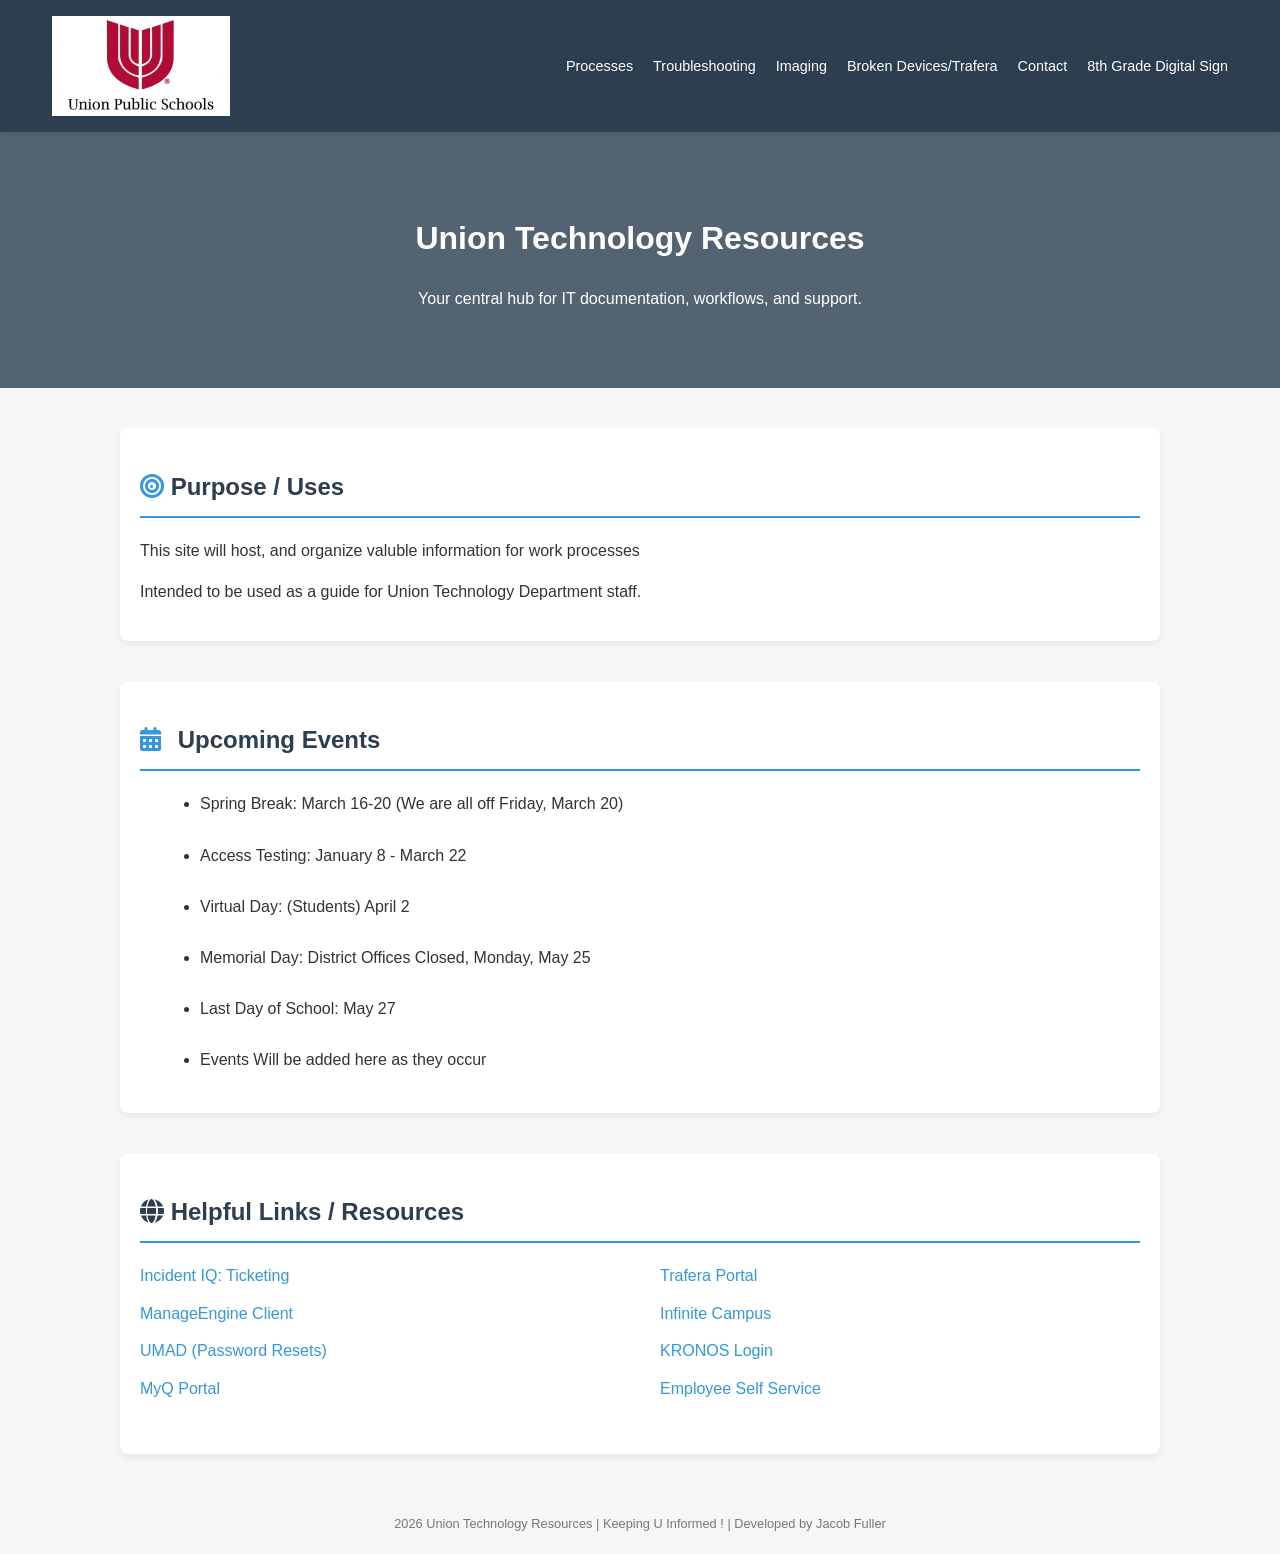
<file: index.html>
<!DOCTYPE html>
<html lang="en">
<head>
    <meta charset="UTF-8">
    <meta name="viewport" content="width=device-width, initial-scale=1.0">
    <title>Union Technology Resources</title>
    <link rel="stylesheet"href="styles.css">
    <link rel="stylesheet" href="https://cdnjs.cloudflare.com/ajax/libs/font-awesome/6.0.0/css/all.min.css">
</head>
<body>

    <nav>
        <div class="container">
            <div class="logo">
                <img src="./Resources/Photos and Graphics/unionlogo.jpg" alt="union logo">
            </div>
            <ul>
                <li><a href="./SubPages/Processes.html">Processes</a></li>
                <li><a href="./SubPages/troubleshooting.html">Troubleshooting</a></li>
                <li><a href="./SubPages/Imaging.html">Imaging</a></li>
                <li><a href="./SubPages/Trafera.html">Broken Devices/Trafera</a></li>
                <li><a href="./SubPages/Contact.html">Contact</a></li>
                <li><a href="./8thGradeDigitalSign.html">8th Grade Digital Sign</a></li>
            </ul>
        </div>
    </nav>

    <header class="hero">
        <h1>Union Technology Resources</h1>
        <p>Your central hub for IT documentation, workflows, and support.</p>
    </header>

    <div class="container">
        <section id="Purpose" class="main-content">
            <h2><i class="fa-solid fa-bullseye" style="margin: right 10px; color:#3498db ;"></i> Purpose / Uses</h2>
            <p>This site will host, and organize valuble information for work processes</p>
            <p>Intended to be used as a guide for Union Technology Department staff.</p>
        </section>


        <section id="UpcomingEvents" class="main-content">
            <h2>
        <i class="fa-solid fa-calendar-days" style="margin-right: 10px; color: #3498db;"></i>
        Upcoming Events
    </h2>
        <ul class="events">
            <li>Spring Break: March 16-20 (We are all off Friday, March 20)</li><br>
            <li>Access Testing: January 8 - March 22 </li><br>
            <li> Virtual Day: (Students) April 2</li><br>
            <li>Memorial Day: District Offices Closed, Monday, May 25</li><br>
            <li>Last Day of School: May 27</li><br>
            <li>Events Will be added here as they occur</li>
        </ul>

        </section>


        <section id="Resources" class="main-content">
    <h2><i class="fa-solid fa-globe"></i> Helpful Links / Resources</h2>
    <ul class="link-columns">
        <li><a href="https://union.incidentiq.com/">Incident IQ: Ticketing</a></li>
        <li><a href="https://ume1.unionps.org/client#/login">ManageEngine Client</a></li>
        <li><a href="https://umad01.unionps.org/home.do">UMAD (Password Resets)</a></li>
        <li><a href="https://upsmyq01.unionps.org/">MyQ Portal</a></li>
        <li><a href="https://www.trafera.com/customer/account/login/">Trafera Portal</a></li>
        <li><a href="https://unionps.infinitecampus.org/campus/union.jsp?status=login">Infinite Campus</a></li>
        <li><a href="https://secure10.saashr.com/ta/6014108.login">KRONOS Login</a></li>
        <li><a href="https://unionpsdok.munisselfservice.com/default.aspx">Employee Self Service</a></li>
    </ul>
</section>

    <footer>
    2026 Union Technology Resources | Keeping U Informed ! | Developed by Jacob Fuller
    </footer>

</body>
</html>
</file>
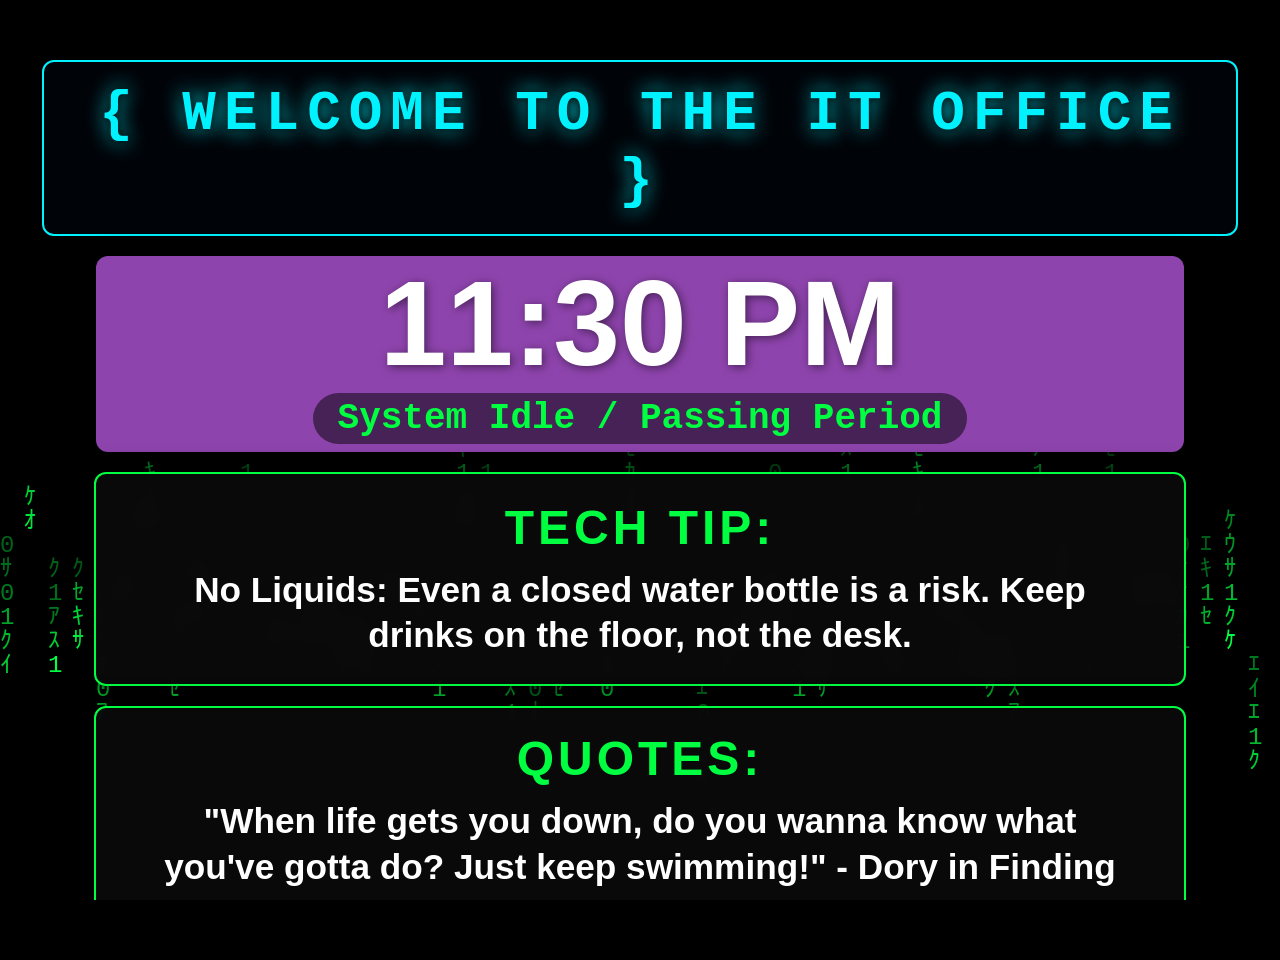
<file: 8thGradeDigitalSign.html>
<!DOCTYPE html>
<html lang="en">
<head>
    <meta charset="UTF-8">
    <title>IT Office Digital Signage</title>
    <style>
        :root {
            /* default theme */
            --bg-color: #000;
            --matrix-green: #00ff41;
            --header-cyan: #00f2ff;
            --accent-purple: #8e44ad;
            --card-bg: rgba(10, 10, 10, 0.95);
            --text-white: #ffffff;
            /*transition for theme changes*/
            transition: --matrix-green 3s ease, --header-cyan 3s ease, --accent-purple 3s ease;
        }
        .wide-box, .welcome-text, .box-label, #period-info, #clock {
            transition: all 3s ease-in-out;
        }
        body, html {
            margin: 0; padding: 0;
            width: 100vw; height: 100vh;
            overflow: hidden;
            background-color: var(--bg-color);
            font-family: 'Segoe UI', Tahoma, Geneva, Verdana, sans-serif;
            color: var(--text-white);
        }
        #matrix-canvas {
            position: absolute;
            top: 0; left: 0;
            z-index: 0;
        }
        .main-content {
            position: relative;
            display: flex;
            flex-direction: column;
            align-items: center;
            justify-content: flex-start;
            height: 100%;
            z-index: 1;
            gap: 20px;
            padding-top: 60px; 
        }
        .wide-box {
            width: 85%;
            max-width: 1100px;
            background-color: var(--card-bg);
            border: 2px solid var(--matrix-green);
            border-radius: 12px;
            display: flex;
            flex-direction: column;
            justify-content: center;
            align-items: center;
            box-shadow: 0 0 25px rgba(0, 0, 0, 1);
            backdrop-filter: blur(12px);
            text-align: center;
        }
        .header-box {
            background-color: rgba(0, 5, 10, 0.9);
            border: 2px solid var(--header-cyan);
            min-height: 100px;
            height: auto;
            width: 90%;
            max-width: 1200px;
            padding: 20px;
            animation: pulse-glow 4s infinite ease-in-out;
        }
        .welcome-text {
            font-size: 3.5rem;
            font-weight: 900;
            color: var(--header-cyan);
            text-transform: uppercase;
            letter-spacing: 8px;
            font-family: 'Courier New', Courier, monospace;
            text-shadow: 0 0 10px #000, 0 0 20px var(--header-cyan); 
            margin: 0;
            line-height: 1.2;
        }
        @keyframes pulse-glow {
            0% { border-color: var(--header-cyan); box-shadow: 0 0 5px var(--header-cyan); }
            50% { border-color: #0088ff; box-shadow: 0 0 20px #0088ff; }
            100% { border-color: var(--header-cyan); box-shadow: 0 0 5px var(--header-cyan); }
        }
        .time-box {
            background-color: var(--accent-purple);
            border: none;
            height: 200px;
        }
        #clock {
            font-size: 7.5rem;
            font-weight: 800;
            margin: 0;
            line-height: 1;
            text-shadow: 2px 2px 10px rgba(0,0,0,0.5);
        }
        #period-info {
            font-size: 2.25rem;
            margin-top: 10px;
            font-family: 'Courier New', monospace;
            font-weight: bold;
            background: rgba(0,0,0,0.5);
            padding: 5px 25px;
            border-radius: 30px;
            color: var(--matrix-green);
        }
        /* CONTENT SECTIONS */
        .box-label {
            font-size: 3rem;
            text-transform: uppercase;
            letter-spacing: 4px;
            color: var(--matrix-green);
            margin-bottom: 12px;
            font-weight: 900;
        }
        .content-text {
            font-size: 2.2rem;
            margin: 0;
            padding: 0 50px;
            font-weight: 600;
            line-height: 1.3;
            max-width: 90%;
            transition: opacity 0.6s ease;
        }
        .tech-box, .quote-box {
            height: auto;
            min-height: 160px;
            padding: 25px 0;
        }
        .fade-out { opacity: 0; }
    </style>
</head>
<body>
    <canvas id="matrix-canvas"></canvas>
    <div class="main-content">
        <div class="wide-box header-box">
            <h1 class="welcome-text">{ WELCOME TO THE IT OFFICE }</h1>
        </div>
        <div class="wide-box time-box">
            <div id="clock">00:00 PM</div>
            <div id="period-info">Initializing System...</div>
        </div>
        <div class="wide-box tech-box">
            <div class="box-label">Tech Tip:</div>
            <p id="tech-tip" class="content-text">Scanning for data...</p>
        </div>
        <div class="wide-box quote-box">
            <div class="box-label">Quotes:</div>
            <p id="quote" class="content-text">Loading motivation...</p>
        </div>
    </div>
    <script>
        const themes = [
            { name: "Classic Matrix", purple: "#8e44ad", cyan: "#00f2ff", green: "#00ff41" },
            { name: "Deep Sea", purple: "#2980b9", cyan: "#00d4ff", green: "#00a8ff" },
            { name: "Cyber Sunset", purple: "#c0392b", cyan: "#f1c40f", green: "#e67e22" },
            { name: "High Voltage", purple: "#2c3e50", cyan: "#f39c12", green: "#f1c40f" },
            { name: "Emerald Protocol", purple: "#1b5e20", cyan: "#b9f6ca", green: "#00e676" },
            { name: "Classic Matrix", purple: "#8e44ad", cyan: "#00f2ff", green: "#00ff41" },
            { name: "Cyberpunk", purple: "#ff00ff", cyan: "#ffee00", green: "#00ffcc" },
            { name: "Wasteland", purple: "#ff8000", cyan: "#ffb000", green: "#ffcc00" },
            { name: "System Alert", purple: "#7f0000", cyan: "#ff0000", green: "#ff4d4d" },
            { name: "Biohazard", purple: "#1a3a08", cyan: "#ccff00", green: "#39ff14" },
            { name: "Cloud Core", purple: "#001f3f", cyan: "#7fdbff", green: "#01ff70" },
            { name: "Retro Wave", purple: "#4a00e0", cyan: "#ff0099", green: "#00d2ff" },
            { name: "Magma Link", purple: "#4b0000", cyan: "#ff4500", green: "#ff8c00" }
        ];
        const tips = [
            // Preventative Care
            "The Pencil Trap: Never leave a pencil on your keyboard. One closure = one cracked screen.",
            "Cable Care: Pull the plug part of the charger, not the cord. Pulling the cord ruins the internal wiring.",
            "Clean Hands: Grease and crumbs are the #1 cause of 'sticky' or failing keys.",
            "No Liquids: Even a closed water bottle is a risk. Keep drinks on the floor, not the desk.",
            "Gentle Closure: You don't need to slam a laptop shut. Close it like a book you care about.",
            "Heat Check: Don't use your laptop on top of a pillow or blanket; it blocks the fans and causes overheating.",
            "Port Safety: If a USB or charger doesn't slide in easily, STOP. Forcing it can lead to further damage.",
            "Screen Protection: Do not grab the screen to move the laptop. Always hold it by the base to avoid putting stress on the hinges/display.",

            // Usage tips
            "Desktop Cleanliness: A messy desktop makes your computer work harder to load. Organize your files!",
            "Search Pro: Use quotes in Google (like \"Tulsa History\") to find that exact phrase only.",
            "To Screenshot: Win + Shift + S lets you snip a specific part of the screen, not the whole thing.",
            "Bookmark Bar: Use Ctrl + D to save your most used school sites so you don't have to type them daily.",
            "Mute Shortcut: Most Chromebooks/PCs have a dedicated mute key—learn where it is for emergencies!",

            // General Cleanup 
            "Log Out: Always log out of your computer. Don't let others 'prank' you, which can get you in trouble.",
            "File Naming: 'Document1' is a bad name. Use 'Science_Project_v1' so you can actually find it later.",
            "Sync Check: Make sure your One Drive is syncing before you close your lid, or you might lose work. There should be a blue cloud icon in the taskbar.",
            "Update Now: When you see a system update, do it! It usually contains security fixes to keep you safe. Your computer may also freeze if you ignore updates for too long.",
            "Brightness Balance: Lowering your screen brightness can dramatically increase your battery life during the day.",
            "Cloud Storage: Save everything to your OneDrive, not the 'Downloads' folder. Downloads are not backed up by your OneDrive."
        ];
        const quotes = [
            //Movies Quotes
            "\"Brothers, what we do in life echoes in eternity!\" - Russell Crowe as Maximus in Gladiator",
            "\"May the force be with you!\" - Star Wars",    
            "\"My mama always said, 'Life was like a box of chocolates. You never know what you're gonna get.'\" - Tom Hanks as Forrest Gump",
            "\"Keep your friends close, but your enemies closer.\" - The Godfather Part II",
            "\"A wise man can learn more from his enemies than a fool from his friends.\" - Nassim Nicholas Taleb",
            "\"Do, or do not, there is no try.\" - Yoda, Star Wars", 
            "\"Every man dies, but not every man really lives.\" - William Wallace, Braveheart",
            "\"Don't let anyone ever make you feel like you don't deserve what you want.\" - Heath Ledger in 10 Things I Hate About You",
            "\"Great men are not born great, they grow great.\" - Mario Puzo, The Godfather",
            "\"It's what you do right now that makes a difference.\" - Struecker in Black Hawk Down",
            "\"Just because someone stumbles and loses their path, doesn't mean they're lost forever.\" - Professor X, X-men: Days of Future Past",
            "\"Life is not the amount of breaths you take, it's the moments that take your breath away.\" - Will Smith in Hitch",
            "\"Life moves pretty fast. If you don't stop and look around once in a while, you could miss it.\" - Ferris Bueller's Day Off",
            "\"Nobody is gonna hit as hard as life. But it ain't about how hard you can hit. It's about how hard you can get hit and keep moving forward.\" - Rocky Balboa",
            "\"Our lives are defined by opportunities, even the ones we miss.\" - F. Scott Fitzgerald",
            "\"Sometimes it is the people who no one imagines anything of who do the things that no one can imagine.\" - Alan Turing",
            "\"There should be no boundaries to human endeavor. We are all different. However bad life may seem, there is always something you can do and succeed at.\" - Stephen Hawking",
            "\"To find something, anything, a great truth or a lost pair of glasses, you must first believe that there is some advantage of finding it.\" - Jack Burden in All the King's Men",
            "\"We can't retract the decisions we've made. We can only affect the decisions we're going to make from here.\" - Nick Rice in Law Abiding Citizen",
            "\"Yes, the past can hurt. But you can either run from it, or learn from it.\" - Rafiki in The Lion King",
            "\"When life gets you down, do you wanna know what you've gotta do? Just keep swimming!\" - Dory in Finding Nemo",
            "\"The flower that blooms in adversity is the most rare and beautiful of all.\" - The Emperor in Mulan", 
            "\"Do not be fooled by its appearance. Like so many things, it is not what is outside, but what is inside that counts.\" - Merchant in Aladdin",   
            "\"Having dreams is what makes life tolerable.\" - Pete in Rudy",   
            "\"Real loss is only possible when you love something more than you love yourself.\" - Sean Maguire in Good Will Hunting",
            "\"The more things change, the more they stay the same.\" - Celie in The Color Purple",
             "\"It is not our abilities that show what we truly are… it is our choices.\" - Albus Dumbledore, Harry Potter and the Chamber of Secrets",
            "\"O great computer, the task we have designed you to perform is this. We want you to tell us the answer. -The answer? The answer to what? -Life! -The Universe! -Everything!\" - Douglas Adams, The Hitchhiker's Guide to the Galaxy",
            "\"The world isn't run by weapons anymore, or energy, or money. It’s run by little ones and zeros, little bits of data.\" - Ben Kingsley in Sneakers",
            "\"Won't that be grand? Computers and programs will start thinking, and the people will stop.\" - Jeff Bridges in Tron(1982)",
            "\"If it's in the computer, they believe anything.\" - Gabby Hoffman in Sleepless in Seattle",

            //Books Quotes
            "\"You never know what worse luck your bad luck has saved you from.\" - Cormac McCarthy, No Country for Old Men",
            "\"You think when you wake up in the morning yesterday don't count. But yesterday is all that you have, to decide where to go, what to do.\" - Cormac McCarthy, No Country for Old Men",
            "\"People complain about the bad things that happen to them, but they never stop to think about the good things that happen to them every day.\" - Cormac McCarthy, No Country for Old Men",
            "\"Things happen to you they happen. They dont ask first. They don't require your permission. They just happen. Whether you like it or not, whether you want it or not, whether you are ready for it or not, whether you are prepared for it or not, things just happen.\" - Cormac McCarthy, No Country for Old Men",
            "\"If you don't respect me what must you think of yourself?\" - Cormac McCarthy, No Country for Old Men",
            "\"I I think sometimes people would rather have a bad answer about things, than no answer at all.\" - Cormac McCarthy, No Country for Old Men",
            "\"You always pay too much. Particularly for promises. There aint no such things as a bargain promise.\" - Cormac McCarthy, No Country for Old Men",
            "\"You can be patriotic and still believe that some things cost more than they are worth.\" - Cormac McCarthy, No Country for Old Men",
            "\"There's two kinds of people that don't ask questions. One is too dumb to and the other don't need to.\" - Cormac McCarthy, No Country for Old Men",
            "\"Sometimes you have a little problem and you dont fix it and then all of a sudden it aint a little problem anymore.\" - Cormac McCarthy, No Country for Old Men",
            "\"You forget what you want to remember, and you remember what you want to forget.\" - Cormac McCarthy, The Road",
            "\"Keep a little fire burning; however small, however hidden.\" - Cormac McCarthy, The Road",
            "\"If trouble comes when you least expect it then maybe the thing to do is to always expect it.\" - Cormac McCarthy, The Road",
            "\"If you break little promises, you'll break big ones.\" - Cormac McCarthy, The Road",
            "\"There is no later. This is later.\" - Cormac McCarthy, The Road",
            "\"Just remember that the things you put into your head are there forever, he said. You might want to think about that.\" - Cormac McCarthy, The Road,",
            "\"This is what the good guys do. They keep trying. They don't give up.\" - Cormac McCarthy, The Road",
            "\"Human beings have a remarkable ability to accept the abnormal and make it normal.\" - Andy Weir, Project Hail Mary",
            "\"I penetrated the outer cell membrane with a nanosyringe.\"\"You poked it with a stick?\" \"No!\" I said. \"Well. Yes. But it was a scientific poke with a very scientific stick.\" - Andy Weir, Project Hail Mary",
            "\"Work fast.\" \"Yeah.\" I point at the screen. \"First I have to wait for my computer to wake up.\" \"Hurry.\" \"Okay, I'll wait faster.\" \"Sarcasm.\" - Andy Weir, Project Hail Mary",
            "\"When stupid ideas work, they become genius ideas.\" - Andy Weir, Project Hail Mary",
            "\"I’m smart enough now to know I’m stupid. That’s progress.\" - Andy Weir, Project Hail Mary",
            "\"Got to love computers. They do all the thinking for you so you don’t have to.\" - Andy Weir, Project Hail Mary",
            "\"Maybe it’s just the childish optimist in me, but humanity can be pretty impressive when we put our minds to it.\" - Andy Weir, Project Hail Mary",
            "\"People nowadays…they have no idea how good they have it. The past was unrelenting misery for most people. And the further back in time you go, the worse it was.\" - Andy Weir, Project Hail Mary",
            "\"Because what’s the point of even having a world if you’re not going to pass it on to the next generation?\" - Andy Weir, Project Hail Mary",
            "\"Never let the future disturb you. You will meet it, if you have to, with the same weapons of reason which today arm you against the present.\" - Marcus Aurelius, Meditations",
            "\"It is the power of the mind to be unconquerable.\" - Seneca, The Stoic Philosophy of Seneca: Essays and Letters",
            "\"Until we have begun to go without them, we fail to realize how unnecessary many things are. We've been using them not because we needed them but because we had them.\" - Lucius Annaeus Seneca, Letters from a Stoic",
            "\"The things you think about determine the quality of your mind.\" - Marcus Aurelius, Meditations",
            "\"It is not the man who has too little that is poor, but the one who hankers after more.\" - Lucius Annaeus Seneca, Letters from a Stoic",
            "\"If what you have seems insufficient to you, then though you possess the world, you will yet be miserable.\" - Seneca, Letters from a Stoic",
            "\"And why should we feel anger at the world? As if the world would notice.\" - Marcus Aurelius, Meditations",
            "\"Life isn't about waiting for the storm to pass, it's about learning to dance in the rain.\" - Seneca",
        ];
        const schedule = [
            { name: "1st hour", start: [7,32], end: [8,31] },
            { name: "2nd hour", start: [8,35], end: [9,33] },
            { name: "3rd hour", start: [9,37], end: [10,35] },
            { name: "4th hour", start: [10,39], end: [12,15] },
            { name: "5th hour", start: [12,19], end: [13,17] },
            { name: "6th hour", start: [13,21], end: [14,19] }
        ];
        let currentThemeIndex = 0;
        function cycleTheme() {
            currentThemeIndex = (currentThemeIndex + 1) % themes.length;
            const theme = themes[currentThemeIndex];
            document.documentElement.style.setProperty('--accent-purple', theme.purple);
            document.documentElement.style.setProperty('--header-cyan', theme.cyan);
            document.documentElement.style.setProperty('--matrix-green', theme.green);
        }
        window.onload = function() {
            const canvas = document.getElementById('matrix-canvas');
            const ctx = canvas.getContext('2d');
            function resize() {
                canvas.width = window.innerWidth;
                canvas.height = window.innerHeight;
            }
            resize();
            window.onresize = resize;
            const chars = "01010101ｱｲｳｴｵｶｷｸｹｺｻｼｽｾｿ";
        const fontSize = 24; //forntzize of the matrix characters
        const columns = Math.floor(canvas.width / fontSize);
        const drops = Array(columns).fill(1);

        function drawMatrix() {
            // Lower opacity trailing effect 
            ctx.fillStyle = "rgba(0, 0, 0, 0.1)"; 
            ctx.fillRect(0, 0, canvas.width, canvas.height);   
            ctx.fillStyle = getComputedStyle(document.documentElement).getPropertyValue('--matrix-green');
            ctx.font = fontSize + "px monospace";
            for (let i = 0; i < drops.length; i++) {
                if (Math.random() > 0.5) {
                    const text = chars.charAt(Math.floor(Math.random() * chars.length));
                    ctx.fillText(text, i * fontSize, drops[i] * fontSize);
                    
                    if (drops[i] * fontSize > canvas.height && Math.random() > 0.975) {
                        drops[i] = 0;
                    }
                    drops[i]++;
                }
            }
        }
        function animate() {
            setTimeout(() => {
                requestAnimationFrame(animate);
                drawMatrix();
            }, 100); // delay for tv to handle it better
        }
        animate(); 
            function updateClock() {
                const now = new Date();
                let h = now.getHours();
                const m = now.getMinutes();
                const ampm = h >= 12 ? 'PM' : 'AM';
                document.getElementById('clock').textContent = `${h % 12 || 12}:${String(m).padStart(2,'0')} ${ampm}`;
                const totalSecs = (h * 3600) + (m * 60) + now.getSeconds();
                let status = "System Idle / Passing Period";
                for (let p of schedule) {
                    const sTime = (p.start[0] * 3600) + (p.start[1] * 60);
                    const eTime = (p.end[0] * 3600) + (p.end[1] * 60) + 59;
                    if (totalSecs >= sTime && totalSecs <= eTime) {
                        const diff = eTime - totalSecs;
                        status = `${p.name} | ${Math.floor(diff/60)}m ${diff%60}s left`;
                        break;
                    }
                }
                document.getElementById('period-info').textContent = status;
            }
            function cycleContent(elementId, list) {
                const el = document.getElementById(elementId);
                el.classList.add('fade-out');
                setTimeout(() => {
                    el.textContent = list[Math.floor(Math.random() * list.length)];
                    el.classList.remove('fade-out');
                }, 600);
            }
            // --- 3. SET INTERVALS ---
            setInterval(drawMatrix, 35);
            setInterval(updateClock, 1000);
            setInterval(cycleTheme, 120000); // 2 Minute between color change
            setInterval(() => cycleContent('tech-tip', tips), 60000); // 1 Min Tip Cycle
            setInterval(() => cycleContent('quote', quotes), 60000); // 1 Min Quote Cycle
            updateClock();
            cycleContent('tech-tip', tips);
            cycleContent('quote', quotes);
        };
    </script>
</body>
</html>
</file>
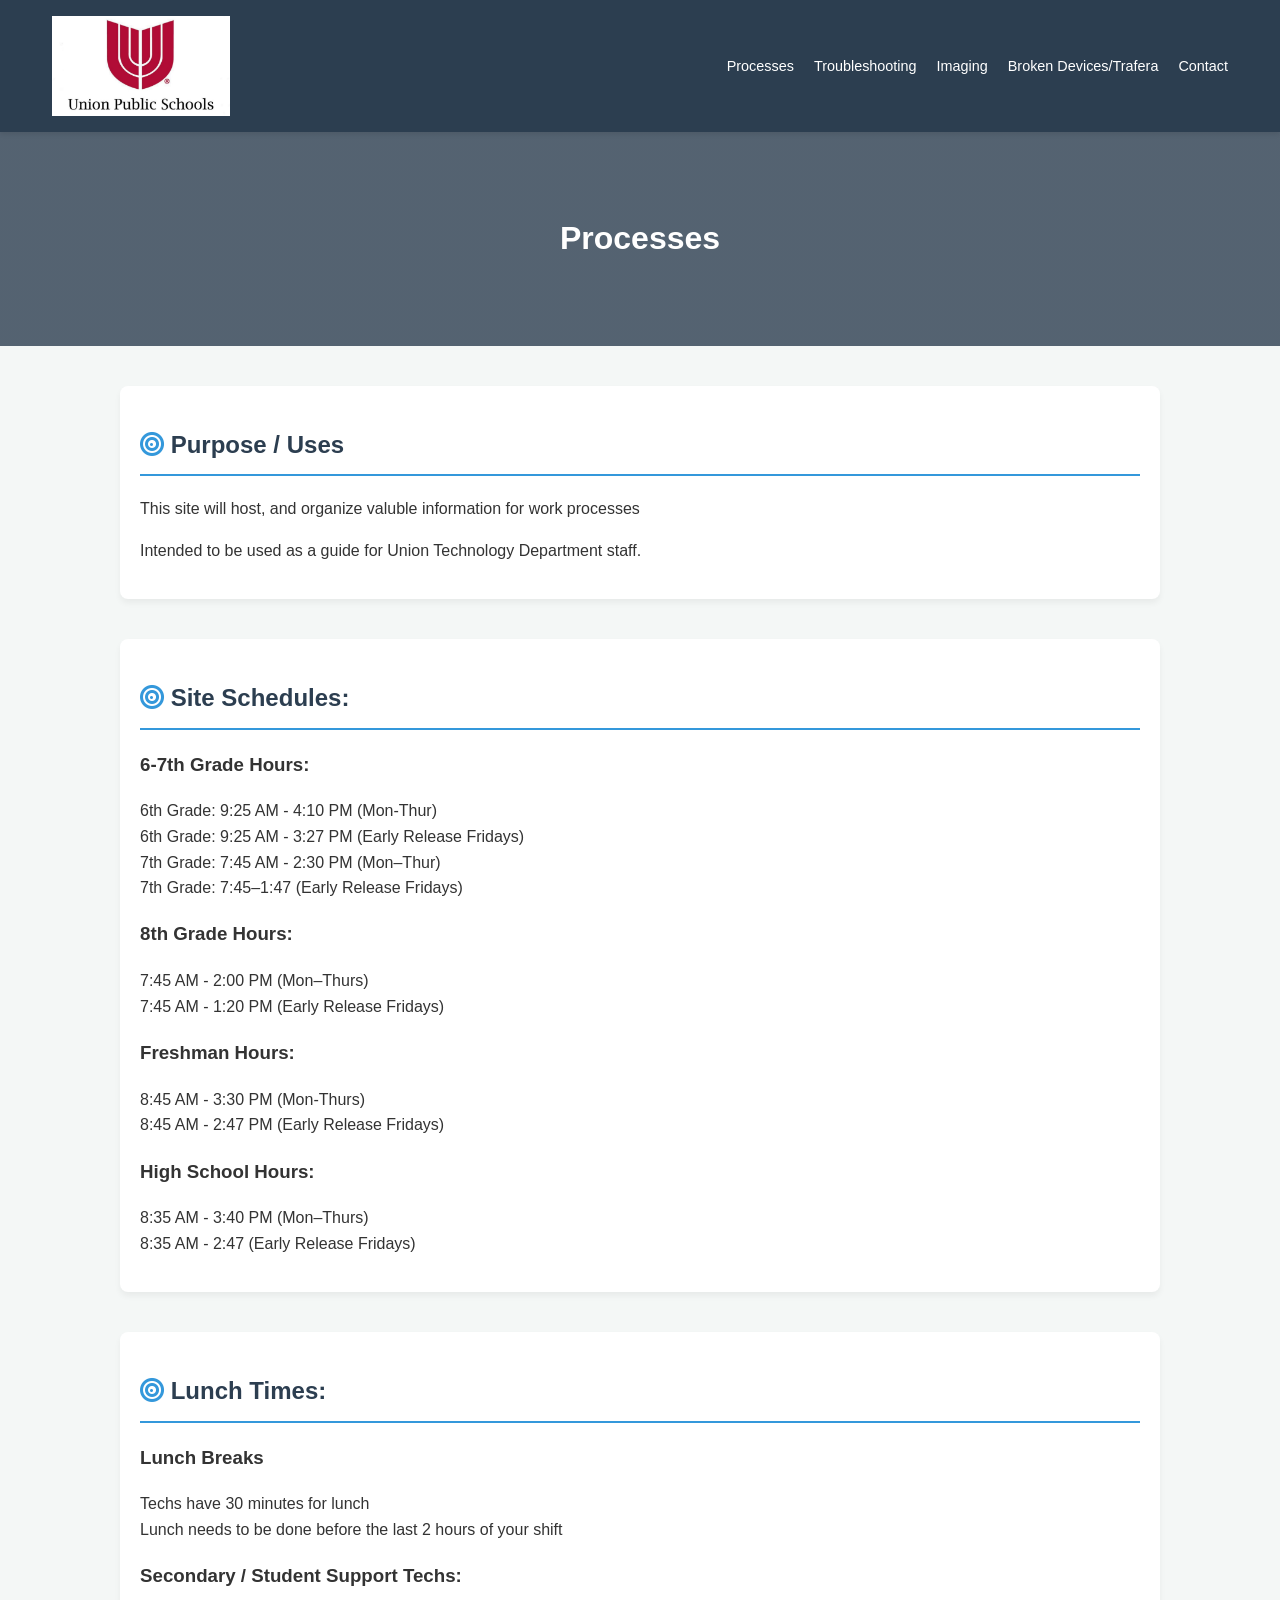
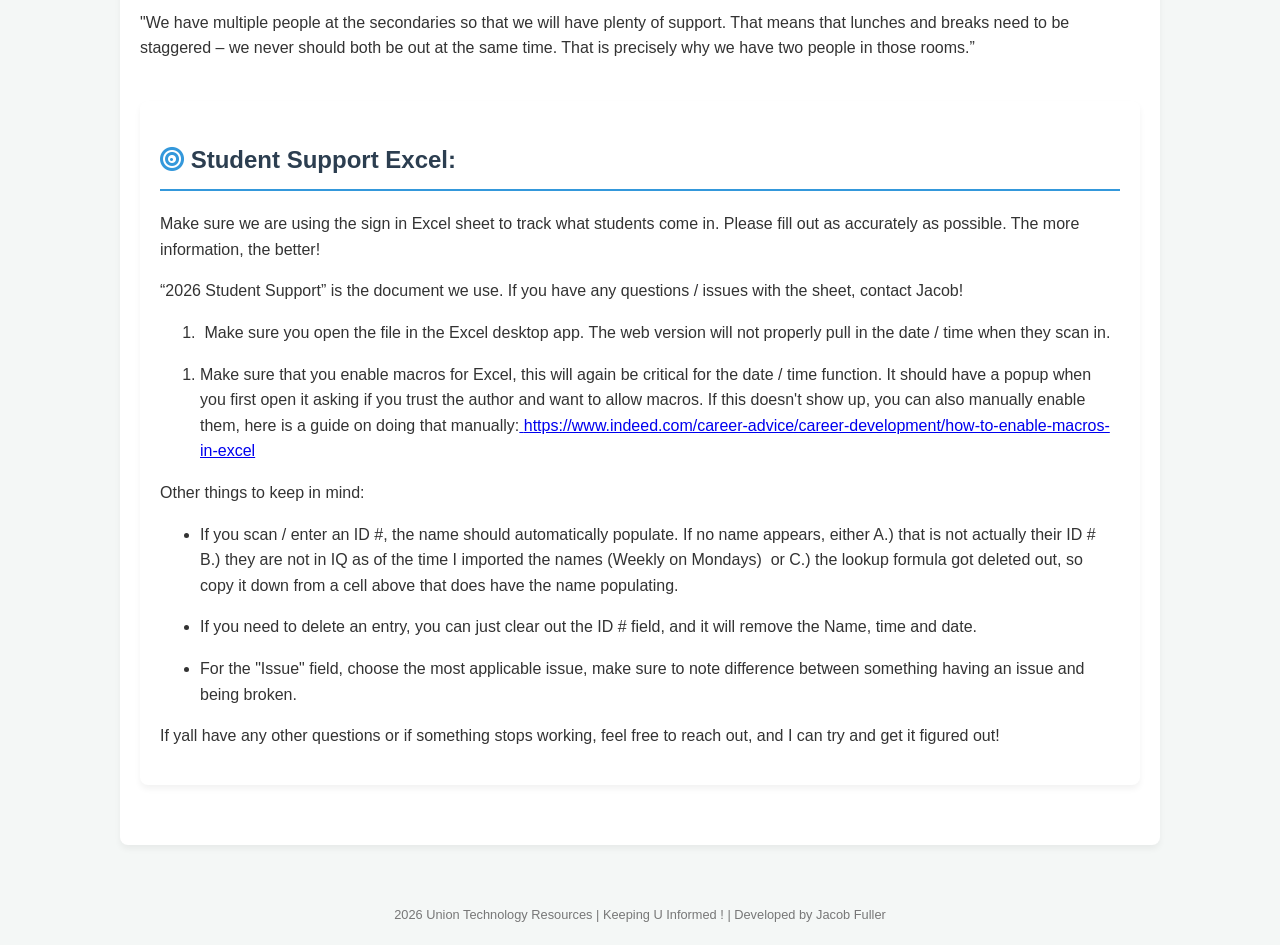
<file: SubPages/Processes.html>
<!DOCTYPE html>
<html lang="en">
<head>
    <meta charset="UTF-8">
    <meta name="viewport" content="width=device-width, initial-scale=1.0">
    <title>Union Technology Resources</title>
    <link rel="stylesheet"href="../styles.css">
    <link rel="stylesheet" href="https://cdnjs.cloudflare.com/ajax/libs/font-awesome/6.0.0/css/all.min.css">
</head>
<body>

    <nav>
        <div class="container">
            <div class="logo">
                <img src="../Resources/Photos and Graphics/unionlogo.jpg" alt="union logo">
            </div>
            <ul>
                <li><a href="./Processes.html">Processes</a></li>
                <li><a href="./troubleshooting.html">Troubleshooting</a></li>
                <li><a href="./Imaging.html">Imaging</a></li>
                <li><a href="./Trafera.html">Broken Devices/Trafera</a></li>
                <li><a href="./Contact.html">Contact</a></li>
            </ul>
        </div>
    </nav>

    <header class="hero">
        <h1>Processes</h1>
    </header>
    

    <div class="container">
        <section id="Purpose" class="main-content">
            <h2><i class="fa-solid fa-bullseye" style="margin: right 10px; color:#3498db ;"></i> Purpose / Uses</h2>
            <p>This site will host, and organize valuble information for work processes</p>
            <p>Intended to be used as a guide for Union Technology Department staff.</p>
        </section>
    </div>
    <div class="container">
        <section id="Hours" class="main-content">
            <h2><i class="fa-solid fa-bullseye" style="margin: right 10px; color:#3498db ;"></i> Site Schedules: </h2>
            <h3>6-7th Grade Hours:</h3>
            <p>6th Grade: 9:25 AM - 4:10 PM (Mon-Thur)<br>
            6th Grade: 9:25 AM - 3:27 PM (Early Release Fridays)<br>
            7th Grade: 7:45 AM - 2:30 PM (Mon–Thur) <br>
            7th Grade: 7:45–1:47 (Early Release Fridays) <br>
            </p>
            <h3>8th Grade Hours:</h3>
            <p>7:45 AM - 2:00 PM (Mon–Thurs)<br>
            7:45 AM - 1:20 PM (Early Release Fridays)</p>
            <h3>Freshman Hours:</h3>
            <p>8:45 AM - 3:30 PM (Mon-Thurs)<br>
            8:45 AM - 2:47 PM (Early Release Fridays)</p>
            <h3>High School Hours:</h3>
            <p>8:35 AM - 3:40 PM (Mon–Thurs)<br>
            8:35 AM - 2:47 (Early Release Fridays)</p>
        </section>
        <section id="Lunches" class="main-content">
            <h2><i class="fa-solid fa-bullseye" style="margin: right 10px; color:#3498db ;"></i> Lunch Times: </h2>
            <h3>Lunch Breaks</h3>
            <p> Techs have 30 minutes for lunch <br>
            Lunch needs to be done before the last 2 hours of your shift<br>
            <h3>Secondary / Student Support Techs:</h3>
            <p>
            "We have multiple people at the secondaries so that we will have plenty of support.
            That means that lunches and breaks need to be staggered – we never should both be out at the same time.  
            That is precisely why we have two people in those rooms.”
            </p>
        <section id="StudentSupportExcel" class="main-content">
            <h2><i class="fa-solid fa-bullseye"style="margin: right 10px; color:#3498db ;"></i> Student Support Excel: </h2>
            <p><span style="font-weight: 400;">Make sure we are using the sign in Excel sheet to track what students come in. Please fill out as accurately as possible. 
                The more information, the better!</span></p>
            <p><span style="font-weight: 400;">&ldquo;2026 Student Support&rdquo; is the document we use. If you have any questions / issues with the sheet, contact Jacob!</span></p>
            <ol>
            <li style="font-weight: 400;"><span style="font-weight: 400;">&nbsp;Make sure you open the file in the Excel desktop app. 
                The web version will not properly pull in the date / time when they scan in.&nbsp;</span></li>
            </ol>
            <ol>
            <li style="font-weight: 400;"><span style="font-weight: 400;">Make sure that you enable macros for Excel, 
                this will again be critical for the date / time function. It should have a popup when you first open it asking if you trust the author and want to allow macros. 
                If this doesn't show up, you can also manually enable them, 
                here is a guide on doing that manually:</span><a href="https://www.indeed.com/career-advice/career-development/how-to-enable-macros-in-excel"> 
                    <span style="font-weight: 400;">https://www.indeed.com/career-advice/career-development/how-to-enable-macros-in-excel</span></a></li>
            </ol>
            <p><span style="font-weight: 400;">Other things to keep in mind:</span></p>
            <ul>
            <li style="font-weight: 400;"><span style="font-weight: 400;">If you scan / enter an ID #, the name should automatically populate. 
                If no name appears, either A.) that is not actually their ID # B.) they are not in IQ as of the time I imported the names (Weekly on Mondays)&nbsp; or C.) the lookup formula got deleted out, so copy it down from a cell above that does have the name populating.</span></li>
            </ul>
            <ul>
            <li style="font-weight: 400;"><span style="font-weight: 400;">If you need to delete an entry, you can just clear out the ID # field, 
                and it will remove the Name, time and date.&nbsp;</span></li>
            </ul>
            <ul>
            <li style="font-weight: 400;"><span style="font-weight: 400;">For the "Issue" field, choose the most applicable issue, 
                make sure to note difference between something having an issue and being broken.&nbsp;</span></li>
            </ul>
            <p><span style="font-weight: 400;">If yall have any other questions or if something stops working, feel free to reach out, and I can try and get it figured out!&nbsp;</span></p>
    </div>
    <footer>
    2026 Union Technology Resources | Keeping U Informed ! | Developed by Jacob Fuller
    </footer>

</body>
</html>
</file>
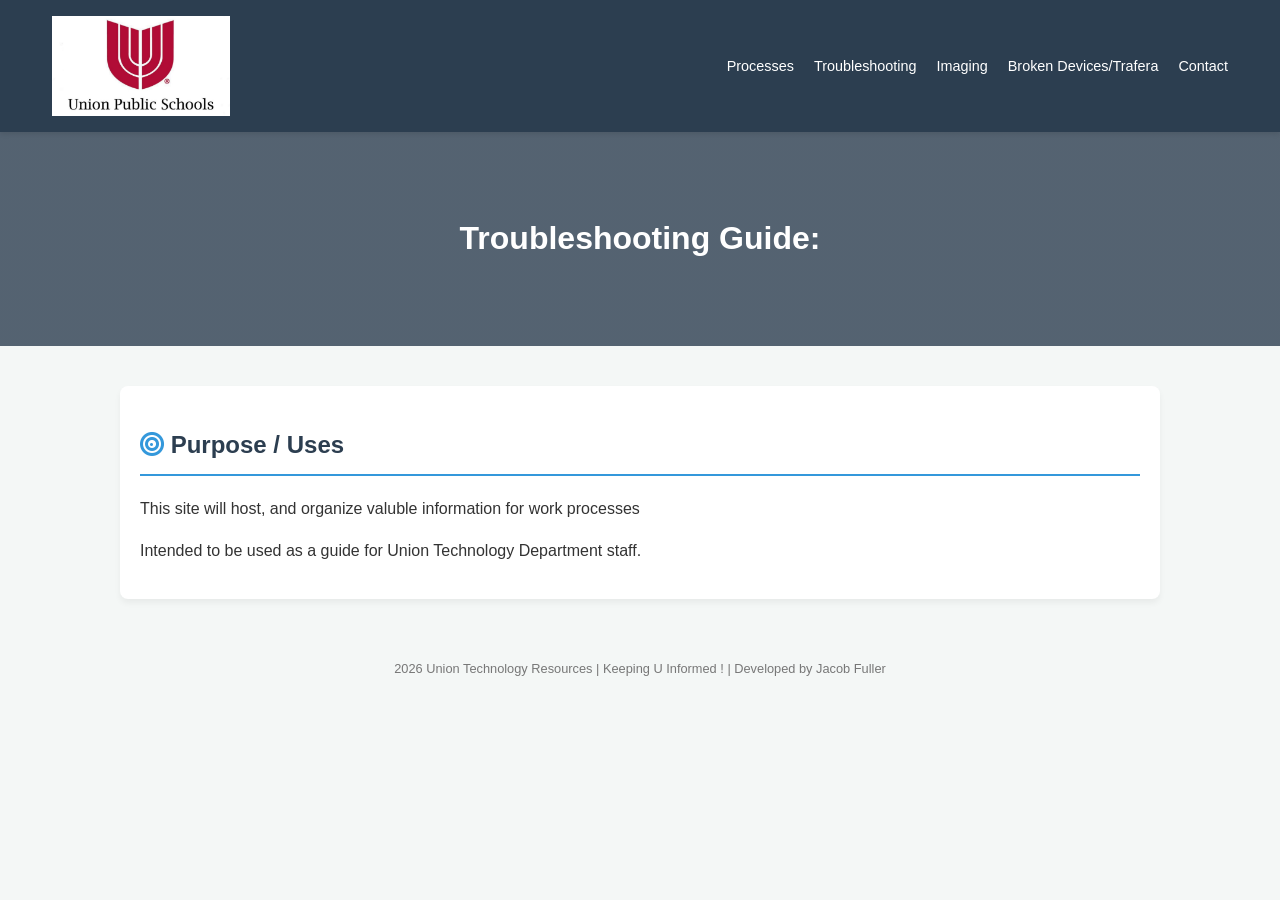
<file: SubPages/troubleshooting.html>
<!DOCTYPE html>
<html lang="en">
<head>
    <meta charset="UTF-8">
    <meta name="viewport" content="width=device-width, initial-scale=1.0">
    <title>Union Technology Resources</title>
    <link rel="stylesheet"href="../styles.css">
    <link rel="stylesheet" href="https://cdnjs.cloudflare.com/ajax/libs/font-awesome/6.0.0/css/all.min.css">
</head>
<body>

    <nav>
        <div class="container">
            <div class="logo">
                <img src="../Resources/Photos and Graphics/unionlogo.jpg" alt="union logo">
            </div>
            <ul>
                <li><a href="./Processes.html">Processes</a></li>
                <li><a href="./troubleshooting.html">Troubleshooting</a></li>
                <li><a href="./Imaging.html">Imaging</a></li>
                <li><a href="./Trafera.html">Broken Devices/Trafera</a></li>
                <li><a href="./Contact.html">Contact</a></li>
            </ul>
        </div>
    </nav>

    <header class="hero">
        <h1>Troubleshooting Guide:</h1>
    </header>
    

    <div class="container">
        <section id="Purpose" class="main-content">
            <h2><i class="fa-solid fa-bullseye" style="margin: right 10px; color:#3498db ;"></i> Purpose / Uses</h2>
            <p>This site will host, and organize valuble information for work processes</p>
            <p>Intended to be used as a guide for Union Technology Department staff.</p>
        </section>
    </div>
    <footer>
    2026 Union Technology Resources | Keeping U Informed ! | Developed by Jacob Fuller
    </footer>

</body>
</html>
</file>
<file: styles.css>
body {
            font-family: 'Segoe UI', Tahoma, Geneva, Verdana, sans-serif;
            margin: 0;
            line-height: 1.6;
            color: #333;
            background-color: #f4f7f6;
        }

        /* Navigation Bar */
        nav {
            background-color: #2c3e50;
            color: white;
            padding: 1rem 2rem;
            position: sticky;
            top: 0;
            z-index: 1000;
            box-shadow: 0 2px 5px rgba(0,0,0,0.1);
        }

        nav .container {
            display: flex;
            justify-content: space-between;
            align-items: center;
            max-width: 100%;
            padding: 0 20px;
        }

        .logo {
            font-size: 1.5rem;
            font-weight: bold;
            letter-spacing: 1px;
        }

        nav ul {
            list-style: none;
            display: flex;
            margin: 0;
            padding: 0;
        }

        nav ul li {
            margin-left: 20px;
        }

        nav ul li a {
            color: white;
            text-decoration: none;
            font-size: 0.9rem;
            transition: color 0.3s;
        }

        nav ul li a:hover {
            color: #3498db;
        }

        /* Main Content */
        .hero {
            background: linear-gradient(rgba(44, 62, 80, 0.8), rgba(44, 62, 80, 0.8)), url('https://via.placeholder.com/1200x400');
            background-size: cover;
            color: white;
            text-align: center;
            padding: 60px 20px;
        }

        .main-content {
            max-width: 1000px;
            margin: 40px auto;
            padding: 20px;
            background: white;
            border-radius: 8px;
            box-shadow: 0 4px 6px rgba(0,0,0,0.05);
        }

        h2 {
            border-bottom: 2px solid #3498db;
            padding-bottom: 10px;
            color: #2c3e50;
        }

        footer {
            text-align: center;
            padding: 20px;
            font-size: 0.8rem;
            color: #777;
        }

        /* Responsive Tweaks */
        @media (max-width: 768px) {
            nav ul {
                display: none; /* You could add a hamburger menu here later */
            }
        }
            .logo {
                display: flex;
                align-items: center;
            }
            
            .logo img {
                height: 100px;
                width: auto;
                margin-right: 10px;
            ;
            }
/* This creates the two-column layout for your list */
.link-columns {
    column-count: 2;        /* Number of columns */
    column-gap: 40px;       /* Space between columns */
    list-style: none;       /* Removes the default bullet points */
    padding: 0;
    margin: 20px 0;
}

.link-columns li {
    margin-bottom: 12px;    /* Adds consistent vertical spacing */
    break-inside: avoid;    /* Prevents a single link from splitting across columns */
}

.link-columns li a {
    text-decoration: none;
    color: #3498db;
    font-weight: 500;
}

.link-columns li a:hover {
    text-decoration: underline;
}
.events{
    margin: 20px;
}
</file>
